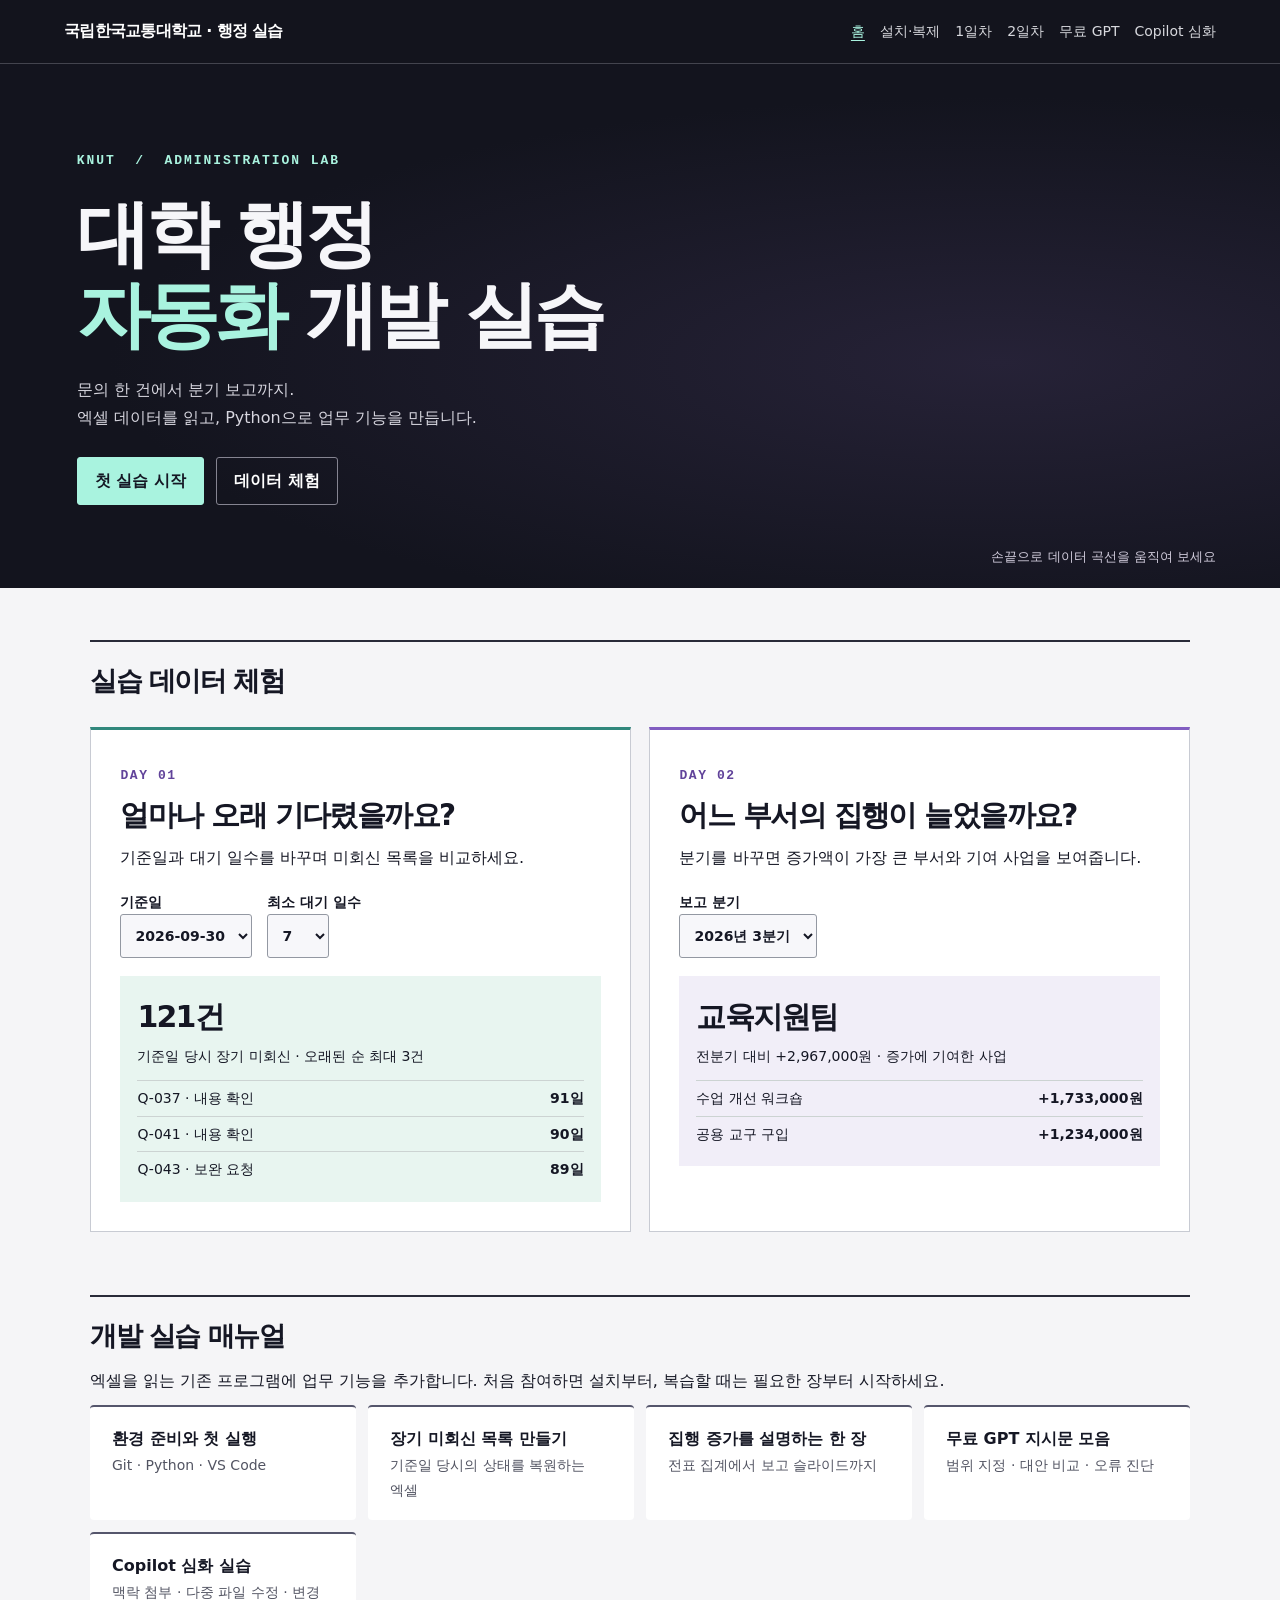
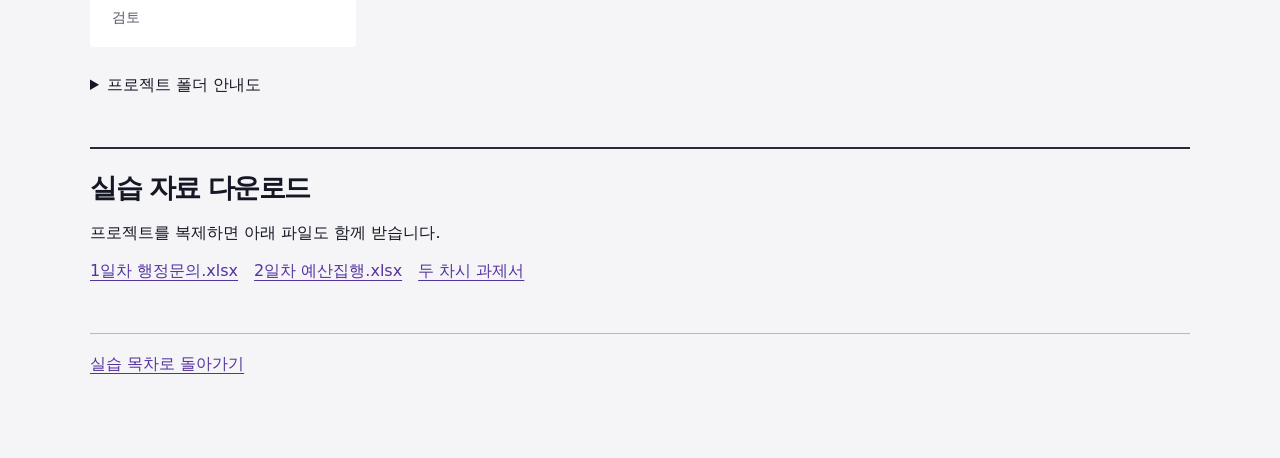
<file: index.html>
<!doctype html><html lang="ko"><meta charset="utf-8"><meta name="viewport" content="width=device-width,initial-scale=1"><title>대학 행정 자동화 개발 실습 · 교통대 실습</title><link rel="stylesheet" href="assets/manual.css"><link rel="stylesheet" href="assets/studio/theme.css"><header><b>국립한국교통대학교 · 행정 실습</b><nav aria-label="목차"><a href="index.html" aria-current="page">홈</a><a href="setup.html">설치·복제</a><a href="day1.html">1일차</a><a href="day2.html">2일차</a><a href="gpt.html">무료 GPT</a><a href="copilot.html">Copilot 심화</a></nav></header><main class="home"><section class="hero"><div class="weave" aria-hidden="true"><canvas></canvas></div><div class="heroText"><span class="k">KNUT &nbsp;/&nbsp; ADMINISTRATION LAB</span><h1>대학 행정<br><em>자동화</em> 개발 실습</h1><p>문의 한 건에서 분기 보고까지.<br>엑셀 데이터를 읽고, Python으로 업무 기능을 만듭니다.</p><div class="actions"><a href="setup.html">첫 실습 시작</a><a href="#studio">데이터 체험</a></div></div><span class="gesture">손끝으로 데이터 곡선을 움직여 보세요</span></section><div class="content"><section id="studio"><h2>실습 데이터 체험</h2><div class="demos"><section class="demo" data-lab="1"><small>DAY 01</small><h3>얼마나 오래 기다렸을까요?</h3><p>기준일과 대기 일수를 바꾸며 미회신 목록을 비교하세요.</p><div class="controls"><label>기준일 <select id="asof"><option>2026-09-15</option><option selected>2026-09-30</option></select></label><label>최소 대기 일수 <select id="days"><option>7</option><option>8</option><option>10</option></select></label></div><div class="result" aria-live="polite"></div><noscript>결과를 계산하려면 JavaScript를 켜세요.</noscript></section><section class="demo" data-lab="2"><small>DAY 02</small><h3>어느 부서의 집행이 늘었을까요?</h3><p>분기를 바꾸면 증가액이 가장 큰 부서와 기여 사업을 보여줍니다.</p><div class="controls"><label>보고 분기 <select id="quarter"><option value="2">2026년 2분기</option><option value="3" selected>2026년 3분기</option></select></label></div><div class="result" aria-live="polite"></div><noscript>결과를 계산하려면 JavaScript를 켜세요.</noscript></section></div></section><h2>개발 실습 매뉴얼</h2><p>엑셀을 읽는 기존 프로그램에 업무 기능을 추가합니다. 처음 참여하면 설치부터, 복습할 때는 필요한 장부터 시작하세요.</p><div class="grid"><a class="card" href="setup.html">환경 준비와 첫 실행<small>Git · Python · VS Code</small></a><a class="card" href="day1.html">장기 미회신 목록 만들기<small>기준일 당시의 상태를 복원하는 엑셀</small></a><a class="card" href="day2.html">집행 증가를 설명하는 한 장<small>전표 집계에서 보고 슬라이드까지</small></a><a class="card" href="gpt.html">무료 GPT 지시문 모음<small>범위 지정 · 대안 비교 · 오류 진단</small></a><a class="card" href="copilot.html">Copilot 심화 실습<small>맥락 첨부 · 다중 파일 수정 · 변경 검토</small></a></div><details><summary>프로젝트 폴더 안내도</summary><figure><a href="assets/course-map.png"><img loading="lazy" src="assets/course-map.png" alt="이 폴더에서 무엇을 열까요?"></a><figcaption>이 폴더에서 무엇을 열까요? · 단계 안내도</figcaption></figure></details><p id="repo-link"></p><h2>실습 자료 다운로드</h2><p>프로젝트를 복제하면 아래 파일도 함께 받습니다.</p><a download href="data/01_행정문의.xlsx">1일차 행정문의.xlsx</a>　<a download href="data/02_예산집행.xlsx">2일차 예산집행.xlsx</a>　<a download href="과제서.md">두 차시 과제서</a><footer><a href="index.html">실습 목차로 돌아가기</a></footer></div></main><script defer src="assets/studio/data.js"></script><script defer src="assets/studio/lab.js"></script><script defer src="assets/studio/weave.js"></script><script src="assets/copy.js"></script></html>
</file>
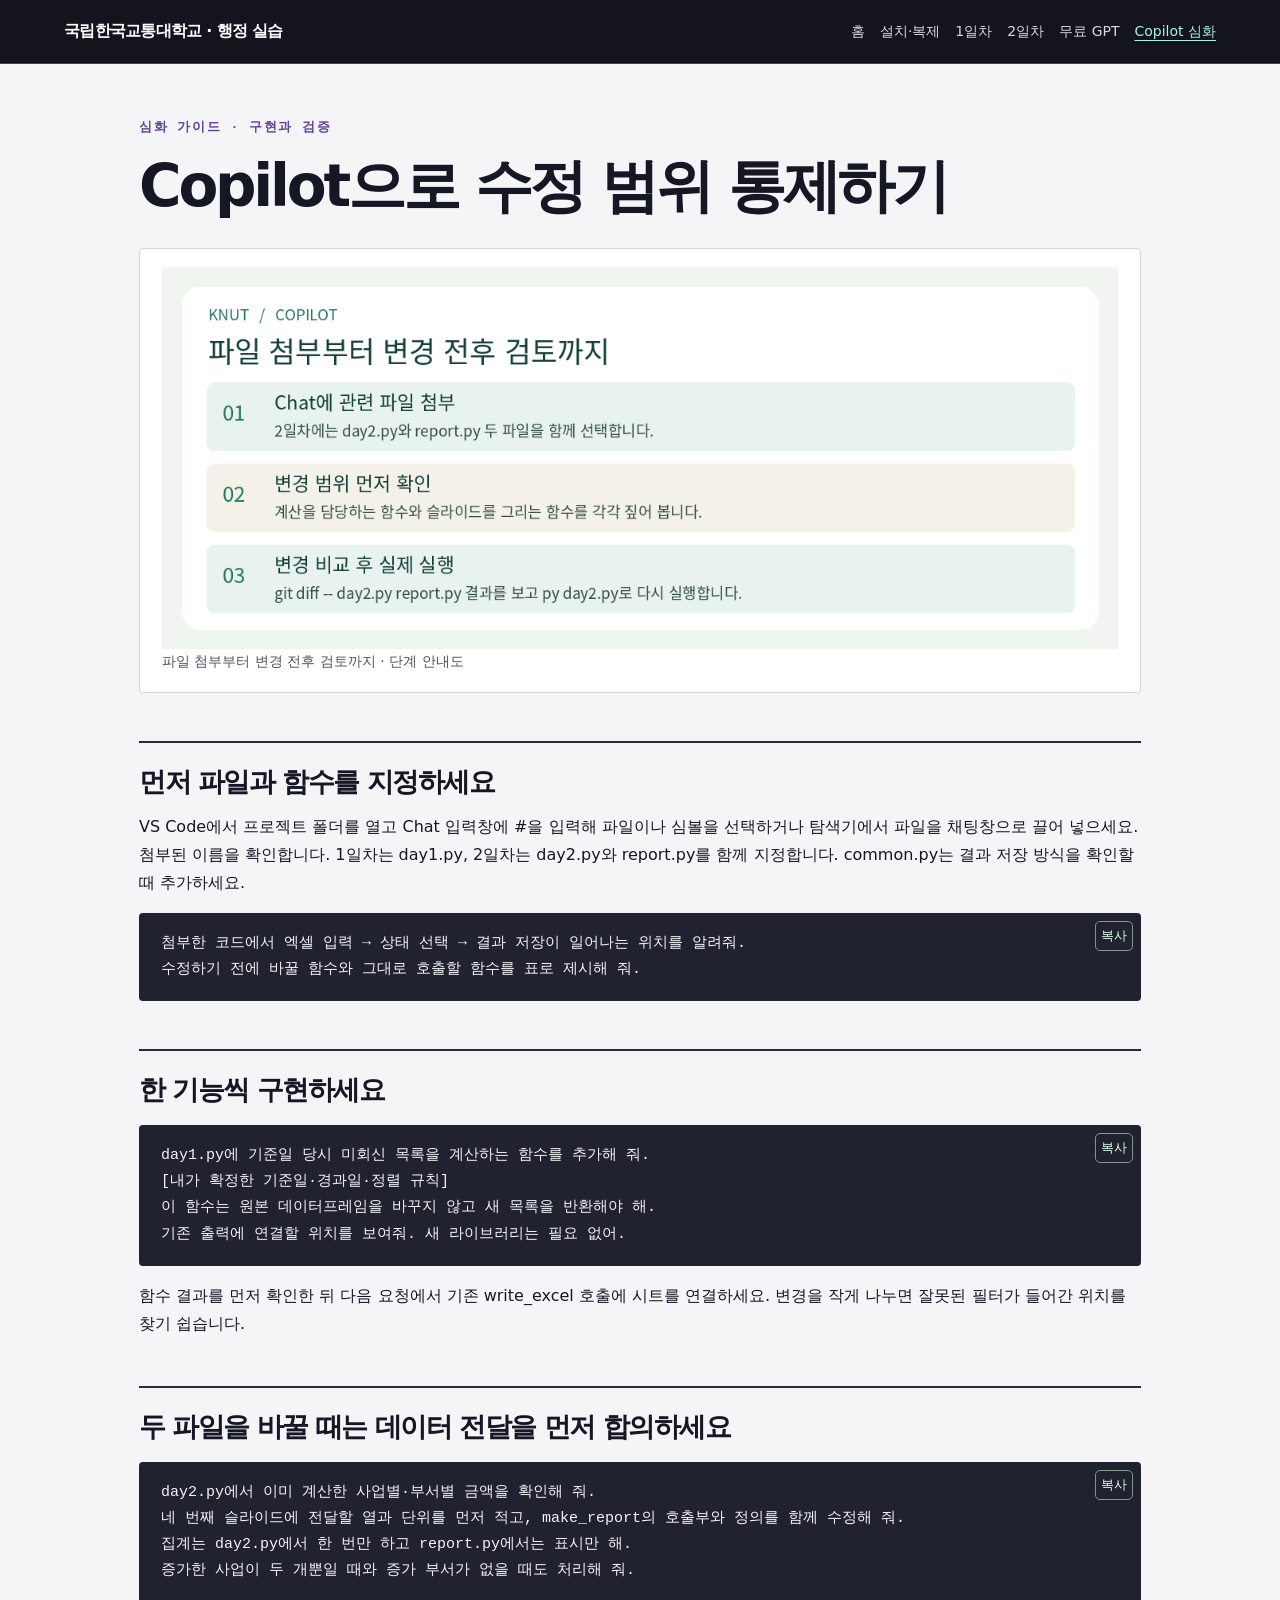
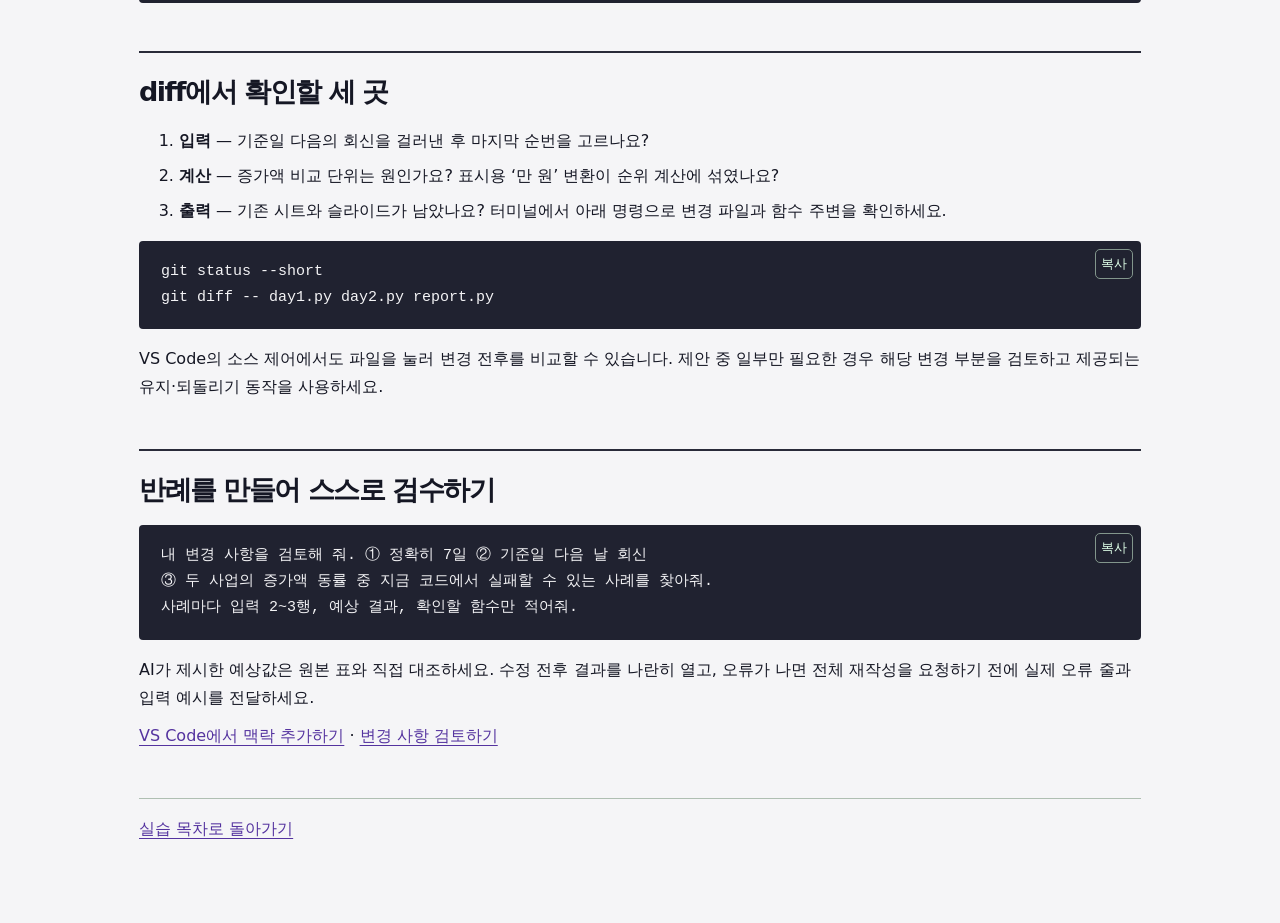
<file: copilot.html>
<!doctype html><html lang="ko"><meta charset="utf-8"><meta name="viewport" content="width=device-width,initial-scale=1"><title>Copilot으로 수정 범위 통제하기 · 교통대 실습</title><link rel="stylesheet" href="assets/manual.css"><link rel="stylesheet" href="assets/studio/theme.css"><header><b>국립한국교통대학교 · 행정 실습</b><nav aria-label="목차"><a href="index.html">홈</a><a href="setup.html">설치·복제</a><a href="day1.html">1일차</a><a href="day2.html">2일차</a><a href="gpt.html">무료 GPT</a><a href="copilot.html" aria-current="page">Copilot 심화</a></nav></header><main><span class="k">심화 가이드 · 구현과 검증</span><h1>Copilot으로 수정 범위 통제하기</h1><figure><a href="assets/patch-map.png"><img loading="lazy" src="assets/patch-map.png" alt="파일 첨부부터 변경 전후 검토까지"></a><figcaption>파일 첨부부터 변경 전후 검토까지 · 단계 안내도</figcaption></figure><h2 id="먼저-파일과-함수를-지정하세요">먼저 파일과 함수를 지정하세요</h2>
<p>VS Code에서 프로젝트 폴더를 열고 Chat 입력창에 #을 입력해 파일이나 심볼을 선택하거나 탐색기에서 파일을 채팅창으로 끌어 넣으세요. 첨부된 이름을 확인합니다. 1일차는 day1.py, 2일차는 day2.py와 report.py를 함께 지정합니다. common.py는 결과 저장 방식을 확인할 때 추가하세요.</p>
<pre><code>첨부한 코드에서 엑셀 입력 → 상태 선택 → 결과 저장이 일어나는 위치를 알려줘.
수정하기 전에 바꿀 함수와 그대로 호출할 함수를 표로 제시해 줘.</code></pre>
<h2 id="한-기능씩-구현하세요">한 기능씩 구현하세요</h2>
<pre><code>day1.py에 기준일 당시 미회신 목록을 계산하는 함수를 추가해 줘.
[내가 확정한 기준일·경과일·정렬 규칙]
이 함수는 원본 데이터프레임을 바꾸지 않고 새 목록을 반환해야 해.
기존 출력에 연결할 위치를 보여줘. 새 라이브러리는 필요 없어.</code></pre>
<p>함수 결과를 먼저 확인한 뒤 다음 요청에서 기존 write_excel 호출에 시트를 연결하세요. 변경을 작게 나누면 잘못된 필터가 들어간 위치를 찾기 쉽습니다.</p>
<h2 id="두-파일을-바꿀-때는-데이터-전달을-먼저-합의하세요">두 파일을 바꿀 때는 데이터 전달을 먼저 합의하세요</h2>
<pre><code>day2.py에서 이미 계산한 사업별·부서별 금액을 확인해 줘.
네 번째 슬라이드에 전달할 열과 단위를 먼저 적고, make_report의 호출부와 정의를 함께 수정해 줘.
집계는 day2.py에서 한 번만 하고 report.py에서는 표시만 해.
증가한 사업이 두 개뿐일 때와 증가 부서가 없을 때도 처리해 줘.</code></pre>
<h2 id="diff에서-확인할-세-곳">diff에서 확인할 세 곳</h2>
<ol type="1">
<li><strong>입력</strong> — 기준일 다음의 회신을 걸러낸 후 마지막 순번을 고르나요?</li>
<li><strong>계산</strong> — 증가액 비교 단위는 원인가요? 표시용 ‘만 원’ 변환이 순위 계산에 섞였나요?</li>
<li><strong>출력</strong> — 기존 시트와 슬라이드가 남았나요? 터미널에서 아래 명령으로 변경 파일과 함수 주변을 확인하세요.</li>
</ol>
<pre><code>git status --short
git diff -- day1.py day2.py report.py</code></pre>
<p>VS Code의 소스 제어에서도 파일을 눌러 변경 전후를 비교할 수 있습니다. 제안 중 일부만 필요한 경우 해당 변경 부분을 검토하고 제공되는 유지·되돌리기 동작을 사용하세요.</p>
<h2 id="반례를-만들어-스스로-검수하기">반례를 만들어 스스로 검수하기</h2>
<pre><code>내 변경 사항을 검토해 줘. ① 정확히 7일 ② 기준일 다음 날 회신
③ 두 사업의 증가액 동률 중 지금 코드에서 실패할 수 있는 사례를 찾아줘.
사례마다 입력 2~3행, 예상 결과, 확인할 함수만 적어줘.</code></pre>
<p>AI가 제시한 예상값은 원본 표와 직접 대조하세요. 수정 전후 결과를 나란히 열고, 오류가 나면 전체 재작성을 요청하기 전에 실제 오류 줄과 입력 예시를 전달하세요.</p>
<p><a href="https://code.visualstudio.com/docs/chat/copilot-chat-context">VS Code에서 맥락 추가하기</a> · <a href="https://code.visualstudio.com/docs/agents/run/review-code-edits">변경 사항 검토하기</a></p>
<footer><a href="index.html">실습 목차로 돌아가기</a></footer></main><script src="assets/copy.js"></script></html>
</file>
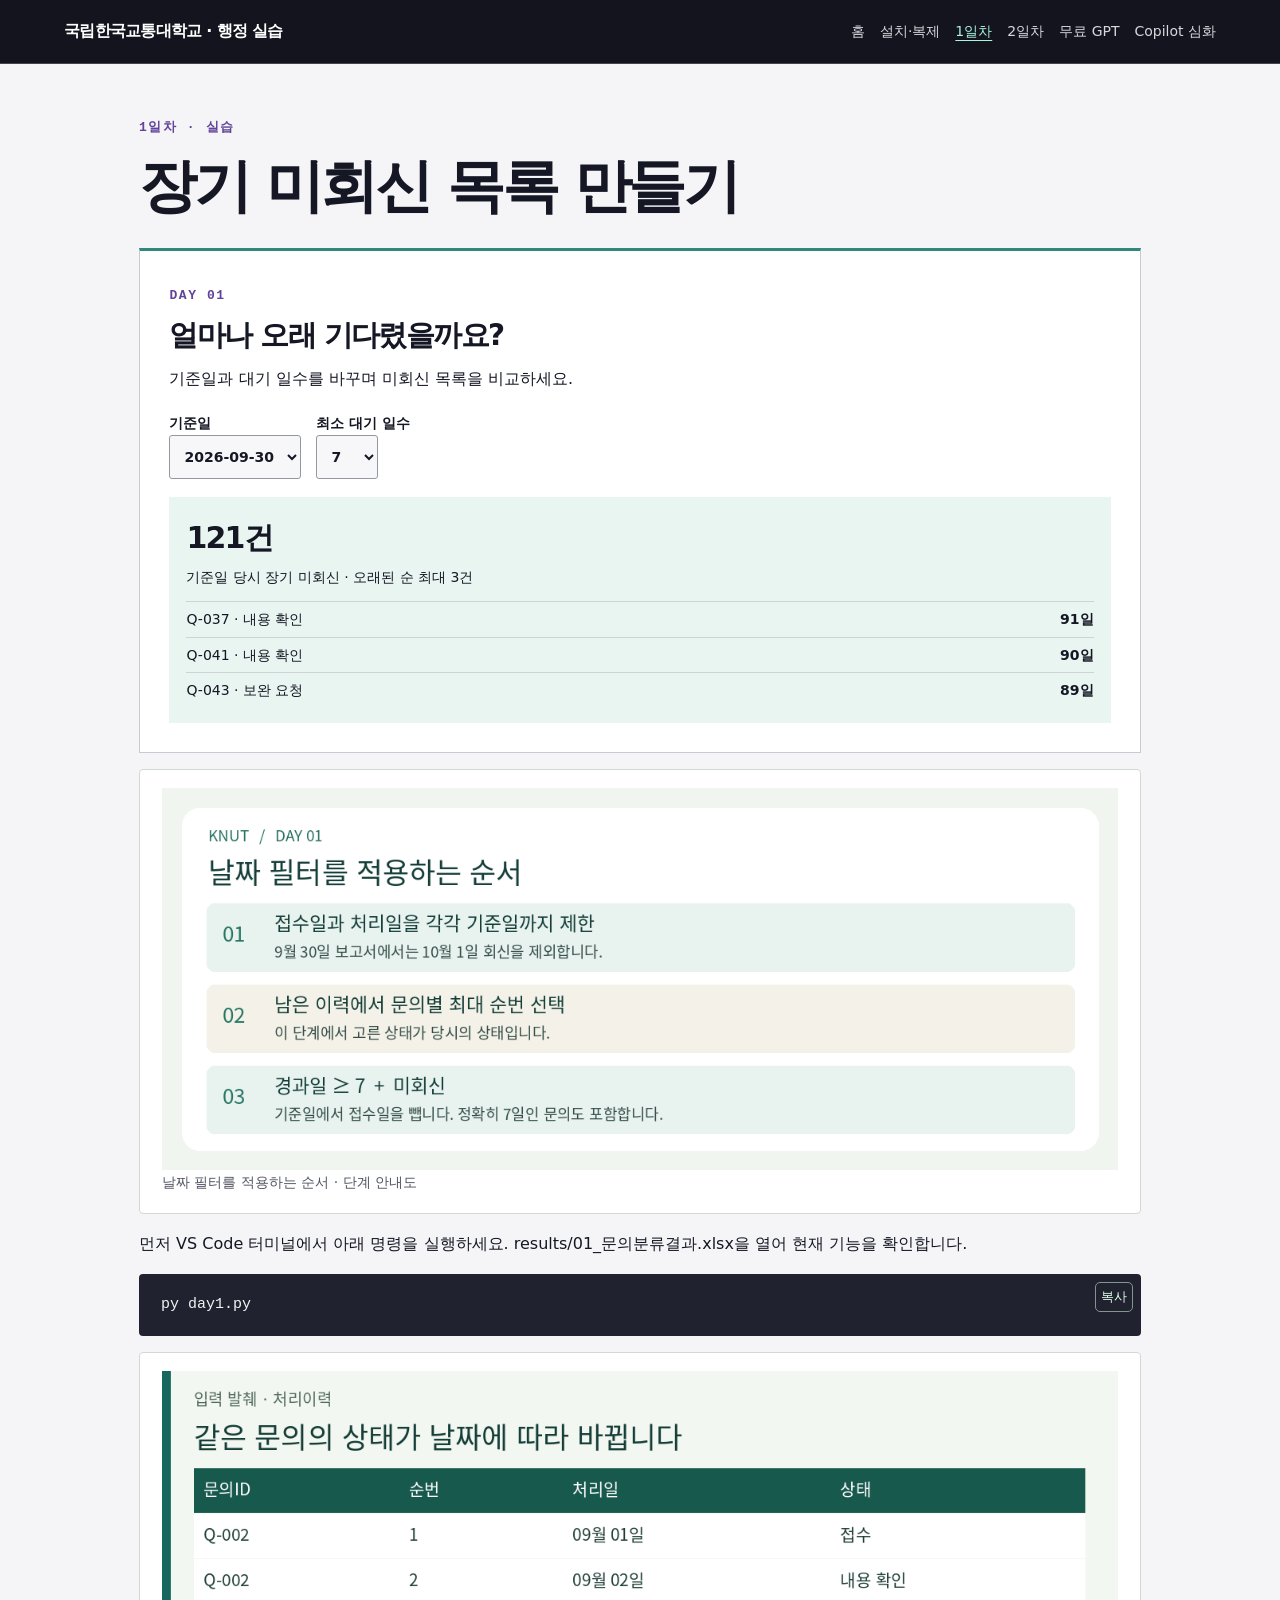
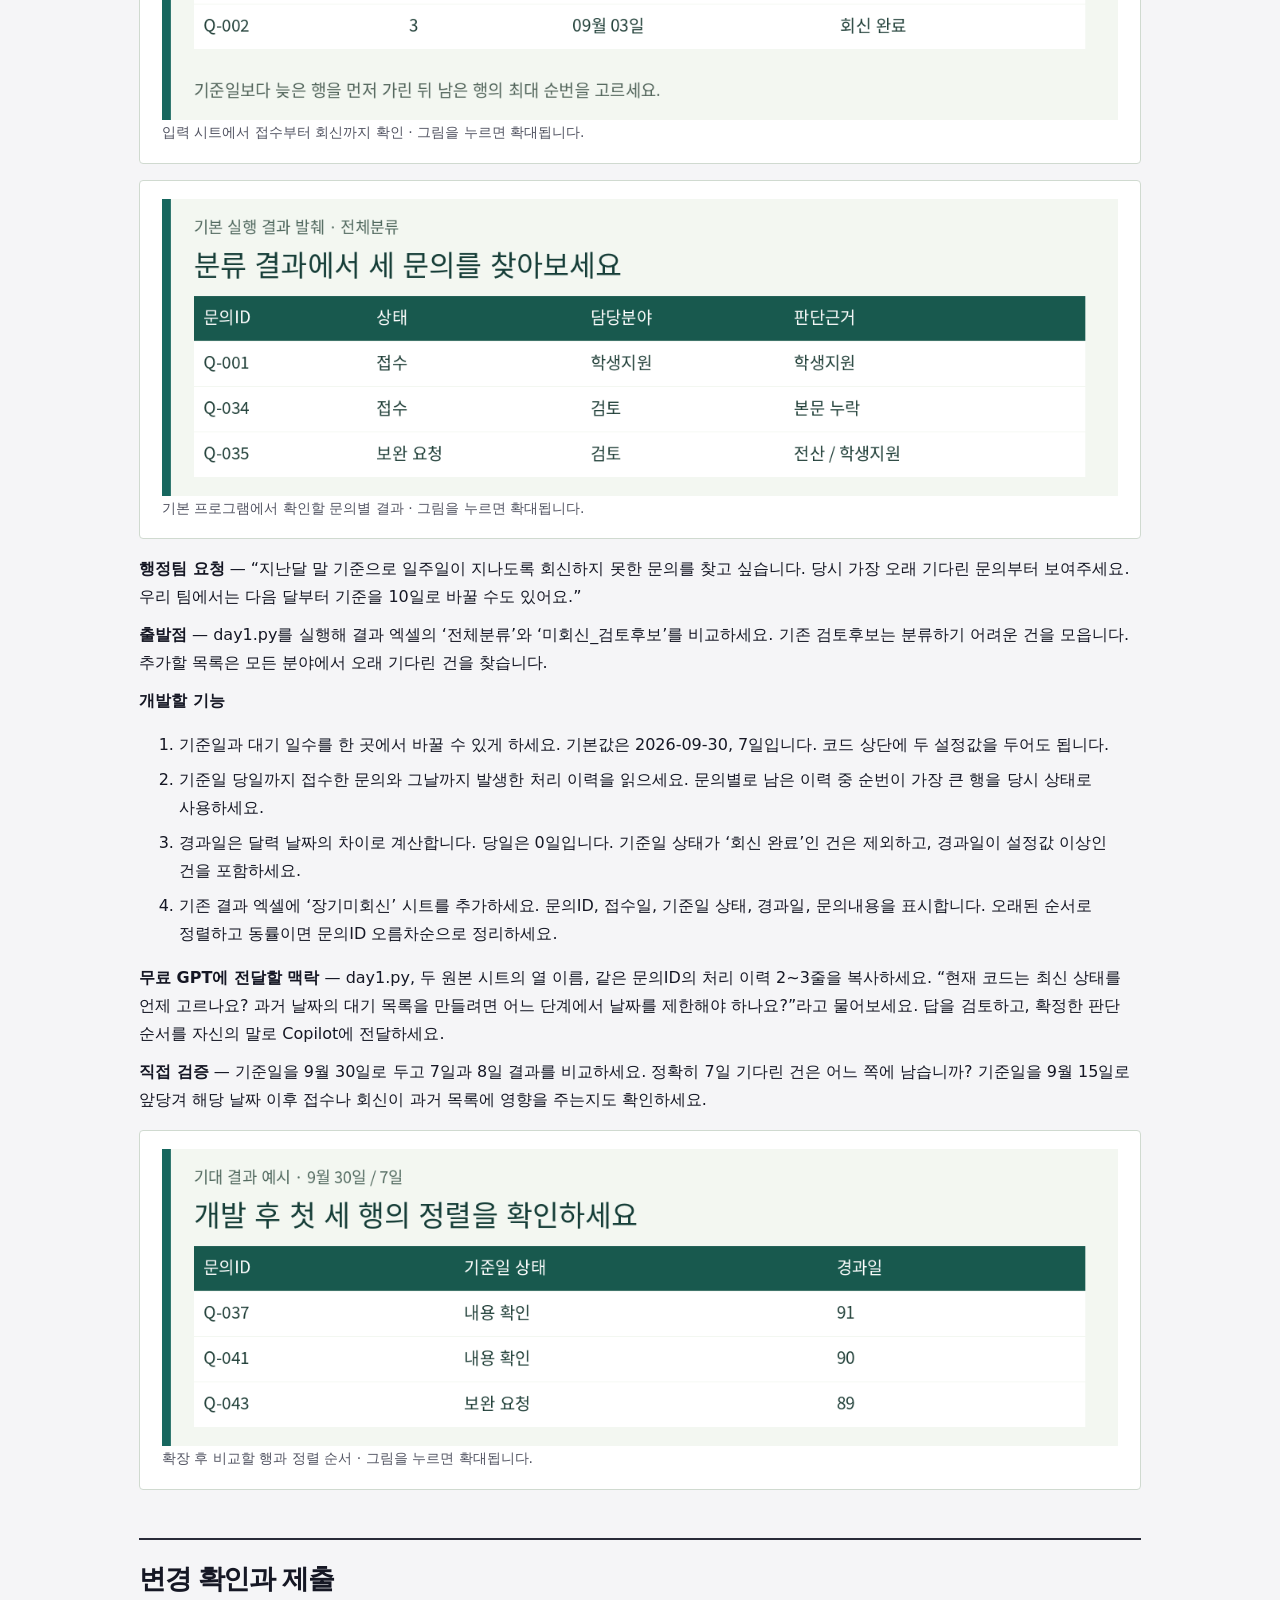
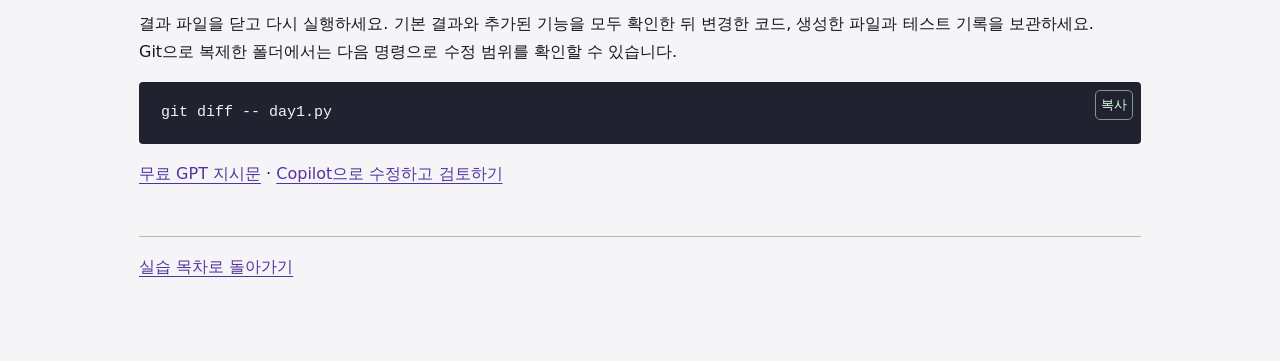
<file: day1.html>
<!doctype html><html lang="ko"><meta charset="utf-8"><meta name="viewport" content="width=device-width,initial-scale=1"><title>장기 미회신 목록 만들기 · 교통대 실습</title><link rel="stylesheet" href="assets/manual.css"><link rel="stylesheet" href="assets/studio/theme.css"><header><b>국립한국교통대학교 · 행정 실습</b><nav aria-label="목차"><a href="index.html">홈</a><a href="setup.html">설치·복제</a><a href="day1.html" aria-current="page">1일차</a><a href="day2.html">2일차</a><a href="gpt.html">무료 GPT</a><a href="copilot.html">Copilot 심화</a></nav></header><main><span class="k">1일차 · 실습</span><h1>장기 미회신 목록 만들기</h1><section class="demo" data-lab="1"><small>DAY 01</small><h3>얼마나 오래 기다렸을까요?</h3><p>기준일과 대기 일수를 바꾸며 미회신 목록을 비교하세요.</p><div class="controls"><label>기준일 <select id="asof"><option>2026-09-15</option><option selected>2026-09-30</option></select></label><label>최소 대기 일수 <select id="days"><option>7</option><option>8</option><option>10</option></select></label></div><div class="result" aria-live="polite"></div><noscript>결과를 계산하려면 JavaScript를 켜세요.</noscript></section><figure><a href="assets/cutoff.png"><img loading="lazy" src="assets/cutoff.png" alt="날짜 필터를 적용하는 순서"></a><figcaption>날짜 필터를 적용하는 순서 · 단계 안내도</figcaption></figure><p>먼저 VS Code 터미널에서 아래 명령을 실행하세요. results/01_문의분류결과.xlsx을 열어 현재 기능을 확인합니다.</p>
<pre><code>py day1.py</code></pre>
<figure><a href="assets/log.png"><img src="assets/log.png" alt="입력 시트에서 접수부터 회신까지 확인"></a><figcaption>입력 시트에서 접수부터 회신까지 확인 · 그림을 누르면 확대됩니다.</figcaption></figure><figure><a href="assets/classified.png"><img src="assets/classified.png" alt="기본 프로그램에서 확인할 문의별 결과"></a><figcaption>기본 프로그램에서 확인할 문의별 결과 · 그림을 누르면 확대됩니다.</figcaption></figure><p><strong>행정팀 요청</strong> — “지난달 말 기준으로 일주일이 지나도록 회신하지 못한 문의를 찾고 싶습니다. 당시 가장 오래 기다린 문의부터 보여주세요. 우리 팀에서는 다음 달부터 기준을 10일로 바꿀 수도 있어요.”</p>
<p><strong>출발점</strong> — day1.py를 실행해 결과 엑셀의 ‘전체분류’와 ‘미회신_검토후보’를 비교하세요. 기존 검토후보는 분류하기 어려운 건을 모읍니다. 추가할 목록은 모든 분야에서 오래 기다린 건을 찾습니다.</p>
<p><strong>개발할 기능</strong></p>
<ol type="1">
<li>기준일과 대기 일수를 한 곳에서 바꿀 수 있게 하세요. 기본값은 2026-09-30, 7일입니다. 코드 상단에 두 설정값을 두어도 됩니다.</li>
<li>기준일 당일까지 접수한 문의와 그날까지 발생한 처리 이력을 읽으세요. 문의별로 남은 이력 중 순번이 가장 큰 행을 당시 상태로 사용하세요.</li>
<li>경과일은 달력 날짜의 차이로 계산합니다. 당일은 0일입니다. 기준일 상태가 ‘회신 완료’인 건은 제외하고, 경과일이 설정값 이상인 건을 포함하세요.</li>
<li>기존 결과 엑셀에 ‘장기미회신’ 시트를 추가하세요. 문의ID, 접수일, 기준일 상태, 경과일, 문의내용을 표시합니다. 오래된 순서로 정렬하고 동률이면 문의ID 오름차순으로 정리하세요.</li>
</ol>
<p><strong>무료 GPT에 전달할 맥락</strong> — day1.py, 두 원본 시트의 열 이름, 같은 문의ID의 처리 이력 2~3줄을 복사하세요. “현재 코드는 최신 상태를 언제 고르나요? 과거 날짜의 대기 목록을 만들려면 어느 단계에서 날짜를 제한해야 하나요?”라고 물어보세요. 답을 검토하고, 확정한 판단 순서를 자신의 말로 Copilot에 전달하세요.</p>
<p><strong>직접 검증</strong> — 기준일을 9월 30일로 두고 7일과 8일 결과를 비교하세요. 정확히 7일 기다린 건은 어느 쪽에 남습니까? 기준일을 9월 15일로 앞당겨 해당 날짜 이후 접수나 회신이 과거 목록에 영향을 주는지도 확인하세요.</p>
<figure><a href="assets/asof.png"><img src="assets/asof.png" alt="확장 후 비교할 행과 정렬 순서"></a><figcaption>확장 후 비교할 행과 정렬 순서 · 그림을 누르면 확대됩니다.</figcaption></figure><h2 id="변경-확인과-제출">변경 확인과 제출</h2>
<p>결과 파일을 닫고 다시 실행하세요. 기본 결과와 추가된 기능을 모두 확인한 뒤 변경한 코드, 생성한 파일과 테스트 기록을 보관하세요. Git으로 복제한 폴더에서는 다음 명령으로 수정 범위를 확인할 수 있습니다.</p>
<pre><code>git diff -- day1.py</code></pre>
<p><a href="gpt.html">무료 GPT 지시문</a> · <a href="copilot.html">Copilot으로 수정하고 검토하기</a></p>
<footer><a href="index.html">실습 목차로 돌아가기</a></footer></main><script defer src="assets/studio/data.js"></script><script defer src="assets/studio/lab.js"></script><script src="assets/copy.js"></script></html>
</file>
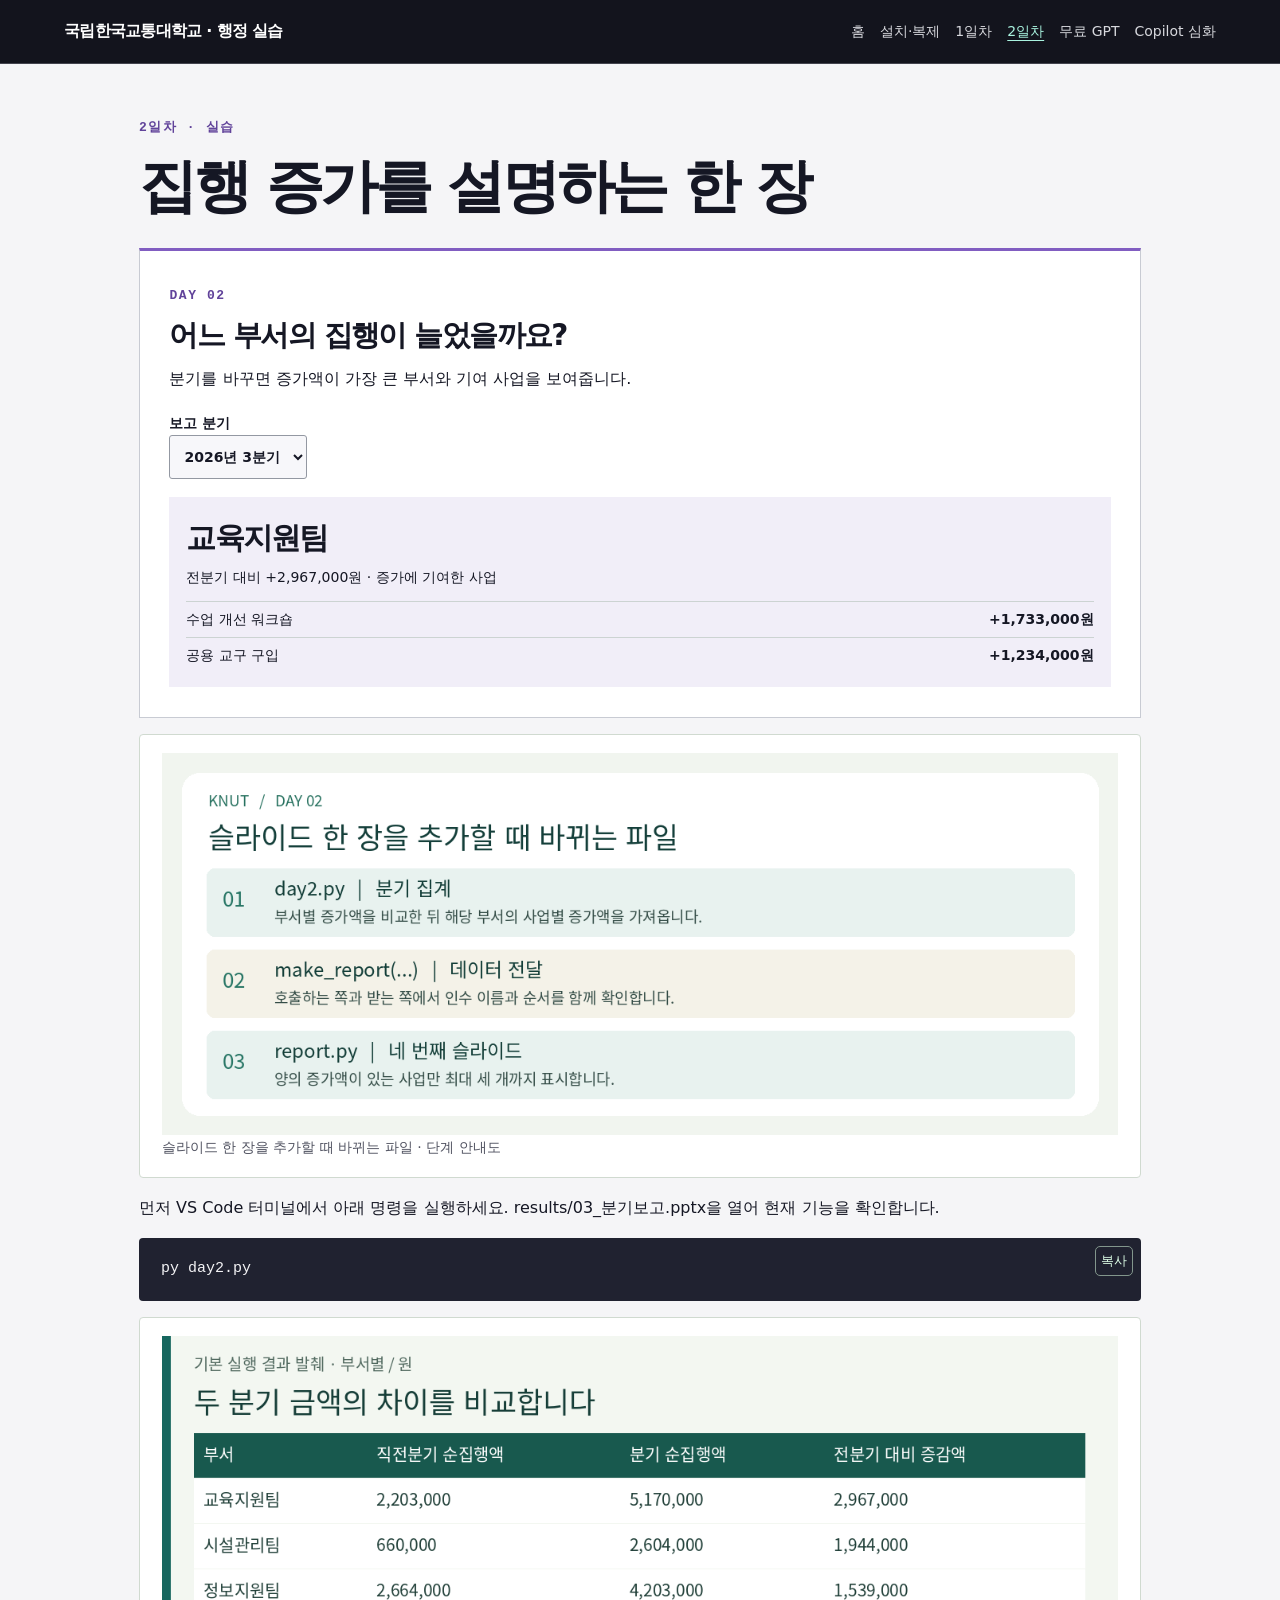
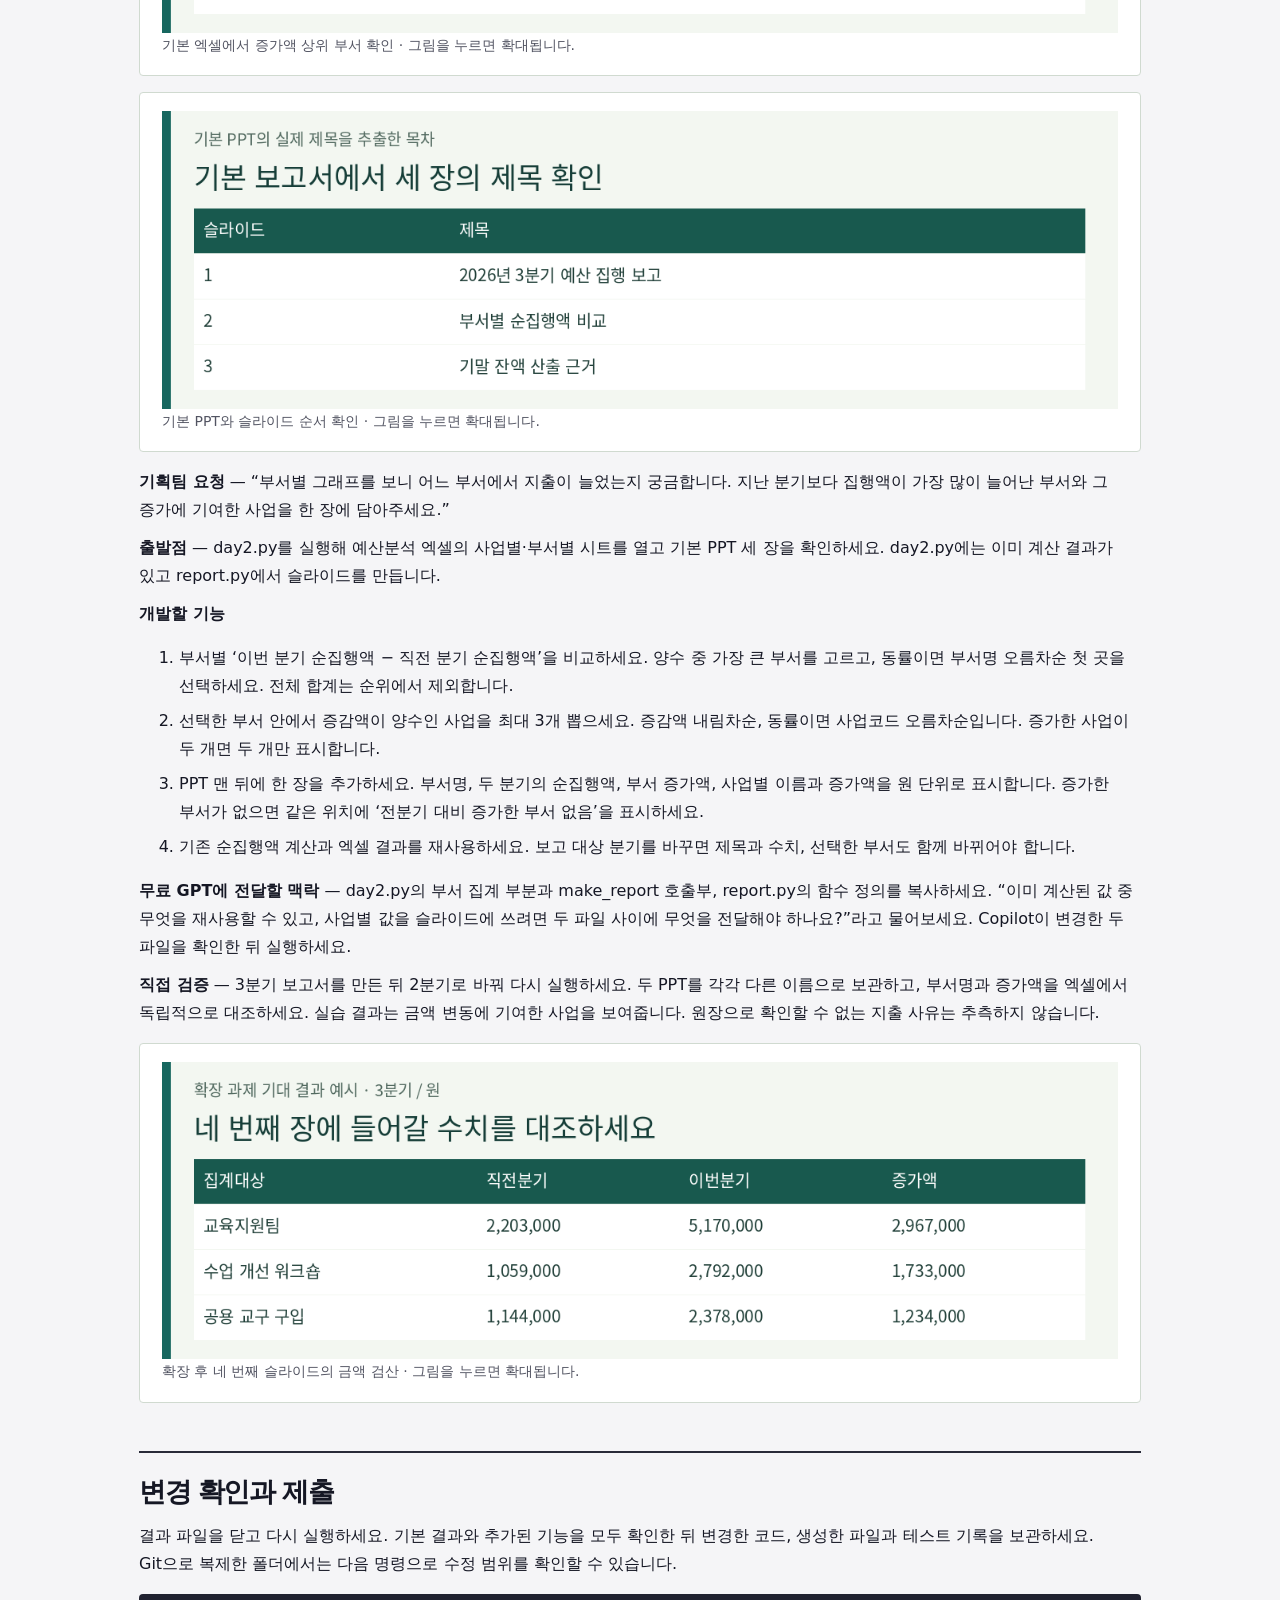
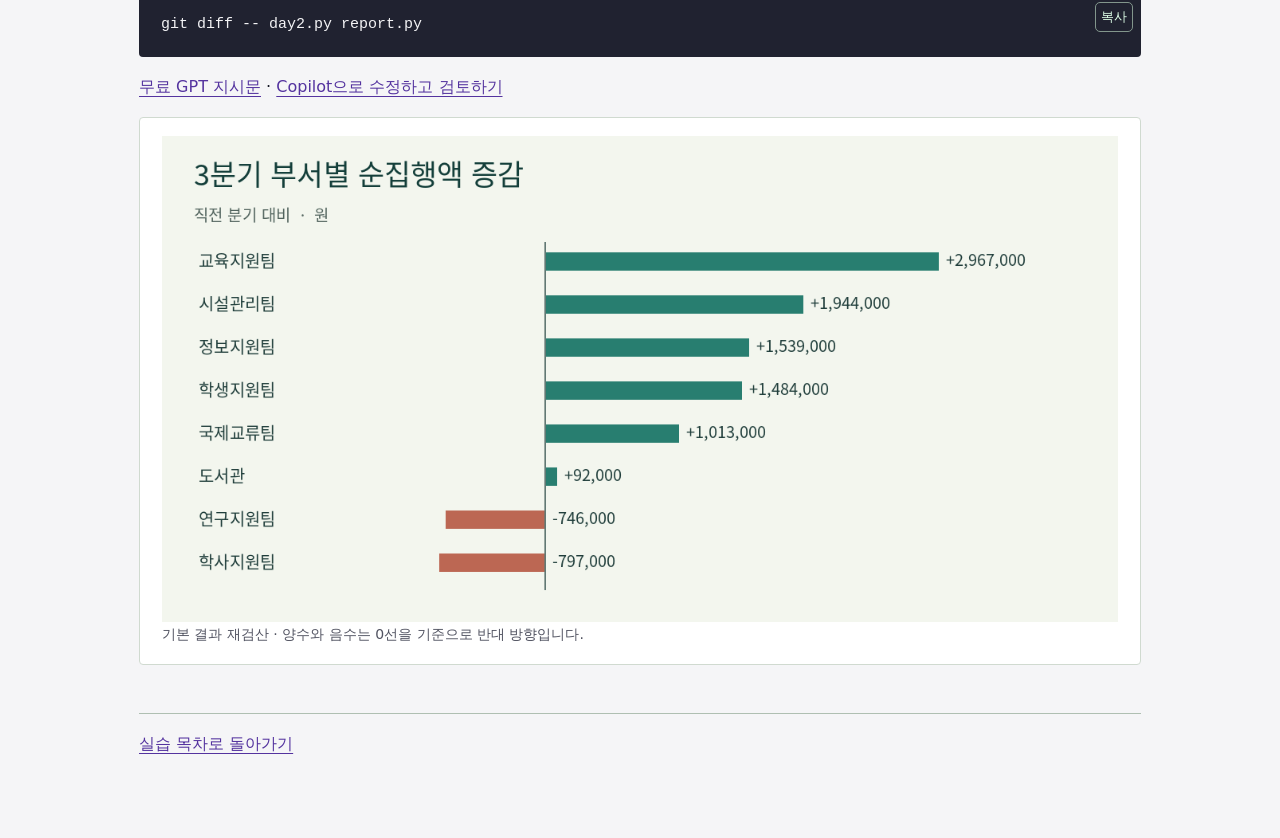
<file: day2.html>
<!doctype html><html lang="ko"><meta charset="utf-8"><meta name="viewport" content="width=device-width,initial-scale=1"><title>집행 증가를 설명하는 한 장 · 교통대 실습</title><link rel="stylesheet" href="assets/manual.css"><link rel="stylesheet" href="assets/studio/theme.css"><header><b>국립한국교통대학교 · 행정 실습</b><nav aria-label="목차"><a href="index.html">홈</a><a href="setup.html">설치·복제</a><a href="day1.html">1일차</a><a href="day2.html" aria-current="page">2일차</a><a href="gpt.html">무료 GPT</a><a href="copilot.html">Copilot 심화</a></nav></header><main><span class="k">2일차 · 실습</span><h1>집행 증가를 설명하는 한 장</h1><section class="demo" data-lab="2"><small>DAY 02</small><h3>어느 부서의 집행이 늘었을까요?</h3><p>분기를 바꾸면 증가액이 가장 큰 부서와 기여 사업을 보여줍니다.</p><div class="controls"><label>보고 분기 <select id="quarter"><option value="2">2026년 2분기</option><option value="3" selected>2026년 3분기</option></select></label></div><div class="result" aria-live="polite"></div><noscript>결과를 계산하려면 JavaScript를 켜세요.</noscript></section><figure><a href="assets/budget-flow.png"><img loading="lazy" src="assets/budget-flow.png" alt="슬라이드 한 장을 추가할 때 바뀌는 파일"></a><figcaption>슬라이드 한 장을 추가할 때 바뀌는 파일 · 단계 안내도</figcaption></figure><p>먼저 VS Code 터미널에서 아래 명령을 실행하세요. results/03_분기보고.pptx을 열어 현재 기능을 확인합니다.</p>
<pre><code>py day2.py</code></pre>
<figure><a href="assets/budget.png"><img src="assets/budget.png" alt="기본 엑셀에서 증가액 상위 부서 확인"></a><figcaption>기본 엑셀에서 증가액 상위 부서 확인 · 그림을 누르면 확대됩니다.</figcaption></figure><figure><a href="assets/deck.png"><img src="assets/deck.png" alt="기본 PPT와 슬라이드 순서 확인"></a><figcaption>기본 PPT와 슬라이드 순서 확인 · 그림을 누르면 확대됩니다.</figcaption></figure><p><strong>기획팀 요청</strong> — “부서별 그래프를 보니 어느 부서에서 지출이 늘었는지 궁금합니다. 지난 분기보다 집행액이 가장 많이 늘어난 부서와 그 증가에 기여한 사업을 한 장에 담아주세요.”</p>
<p><strong>출발점</strong> — day2.py를 실행해 예산분석 엑셀의 사업별·부서별 시트를 열고 기본 PPT 세 장을 확인하세요. day2.py에는 이미 계산 결과가 있고 report.py에서 슬라이드를 만듭니다.</p>
<p><strong>개발할 기능</strong></p>
<ol type="1">
<li>부서별 ‘이번 분기 순집행액 − 직전 분기 순집행액’을 비교하세요. 양수 중 가장 큰 부서를 고르고, 동률이면 부서명 오름차순 첫 곳을 선택하세요. 전체 합계는 순위에서 제외합니다.</li>
<li>선택한 부서 안에서 증감액이 양수인 사업을 최대 3개 뽑으세요. 증감액 내림차순, 동률이면 사업코드 오름차순입니다. 증가한 사업이 두 개면 두 개만 표시합니다.</li>
<li>PPT 맨 뒤에 한 장을 추가하세요. 부서명, 두 분기의 순집행액, 부서 증가액, 사업별 이름과 증가액을 원 단위로 표시합니다. 증가한 부서가 없으면 같은 위치에 ‘전분기 대비 증가한 부서 없음’을 표시하세요.</li>
<li>기존 순집행액 계산과 엑셀 결과를 재사용하세요. 보고 대상 분기를 바꾸면 제목과 수치, 선택한 부서도 함께 바뀌어야 합니다.</li>
</ol>
<p><strong>무료 GPT에 전달할 맥락</strong> — day2.py의 부서 집계 부분과 make_report 호출부, report.py의 함수 정의를 복사하세요. “이미 계산된 값 중 무엇을 재사용할 수 있고, 사업별 값을 슬라이드에 쓰려면 두 파일 사이에 무엇을 전달해야 하나요?”라고 물어보세요. Copilot이 변경한 두 파일을 확인한 뒤 실행하세요.</p>
<p><strong>직접 검증</strong> — 3분기 보고서를 만든 뒤 2분기로 바꿔 다시 실행하세요. 두 PPT를 각각 다른 이름으로 보관하고, 부서명과 증가액을 엑셀에서 독립적으로 대조하세요. 실습 결과는 금액 변동에 기여한 사업을 보여줍니다. 원장으로 확인할 수 없는 지출 사유는 추측하지 않습니다.</p>
<figure><a href="assets/extra.png"><img src="assets/extra.png" alt="확장 후 네 번째 슬라이드의 금액 검산"></a><figcaption>확장 후 네 번째 슬라이드의 금액 검산 · 그림을 누르면 확대됩니다.</figcaption></figure><h2 id="변경-확인과-제출">변경 확인과 제출</h2>
<p>결과 파일을 닫고 다시 실행하세요. 기본 결과와 추가된 기능을 모두 확인한 뒤 변경한 코드, 생성한 파일과 테스트 기록을 보관하세요. Git으로 복제한 폴더에서는 다음 명령으로 수정 범위를 확인할 수 있습니다.</p>
<pre><code>git diff -- day2.py report.py</code></pre>
<p><a href="gpt.html">무료 GPT 지시문</a> · <a href="copilot.html">Copilot으로 수정하고 검토하기</a></p>
<figure><img src="assets/department-delta.png" alt="실습 원장에서 계산한 부서별 분기 증감액"><figcaption>기본 결과 재검산 · 양수와 음수는 0선을 기준으로 반대 방향입니다.</figcaption></figure><footer><a href="index.html">실습 목차로 돌아가기</a></footer></main><script defer src="assets/studio/data.js"></script><script defer src="assets/studio/lab.js"></script><script src="assets/copy.js"></script></html>
</file>
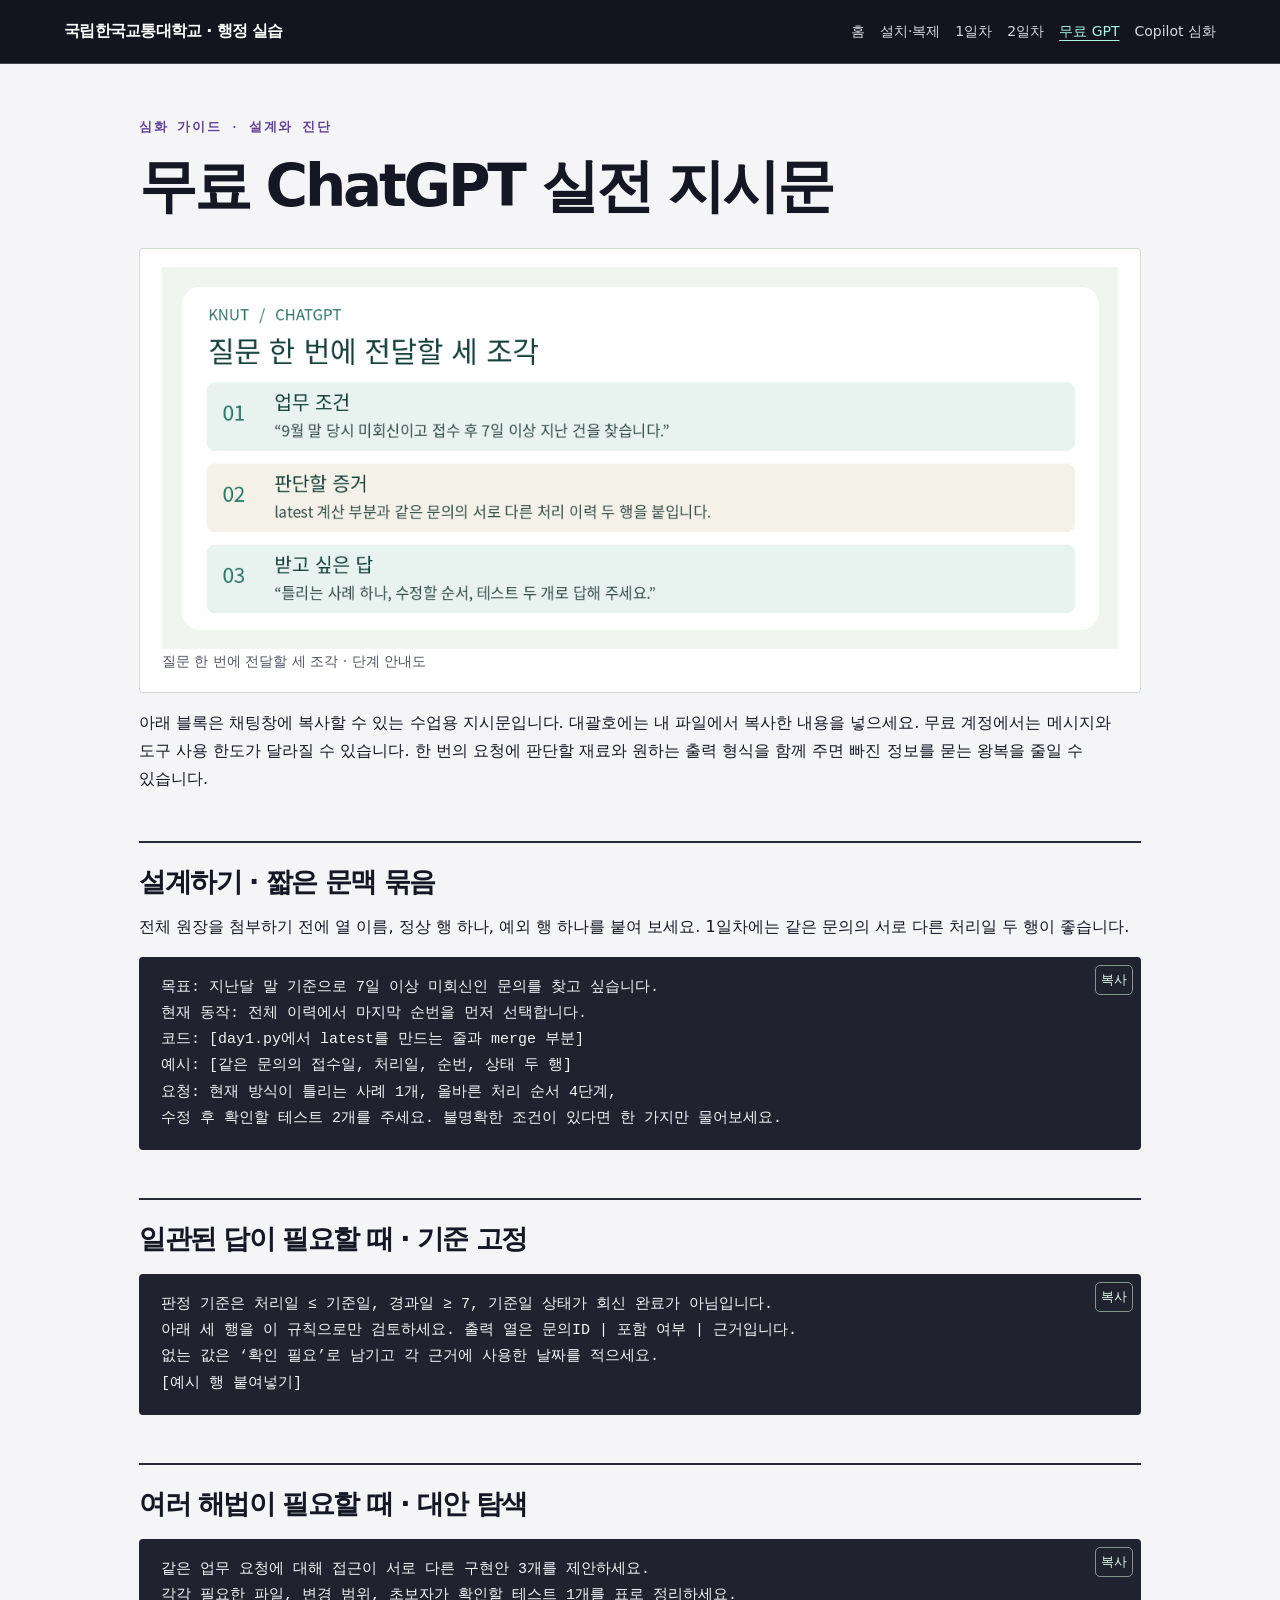
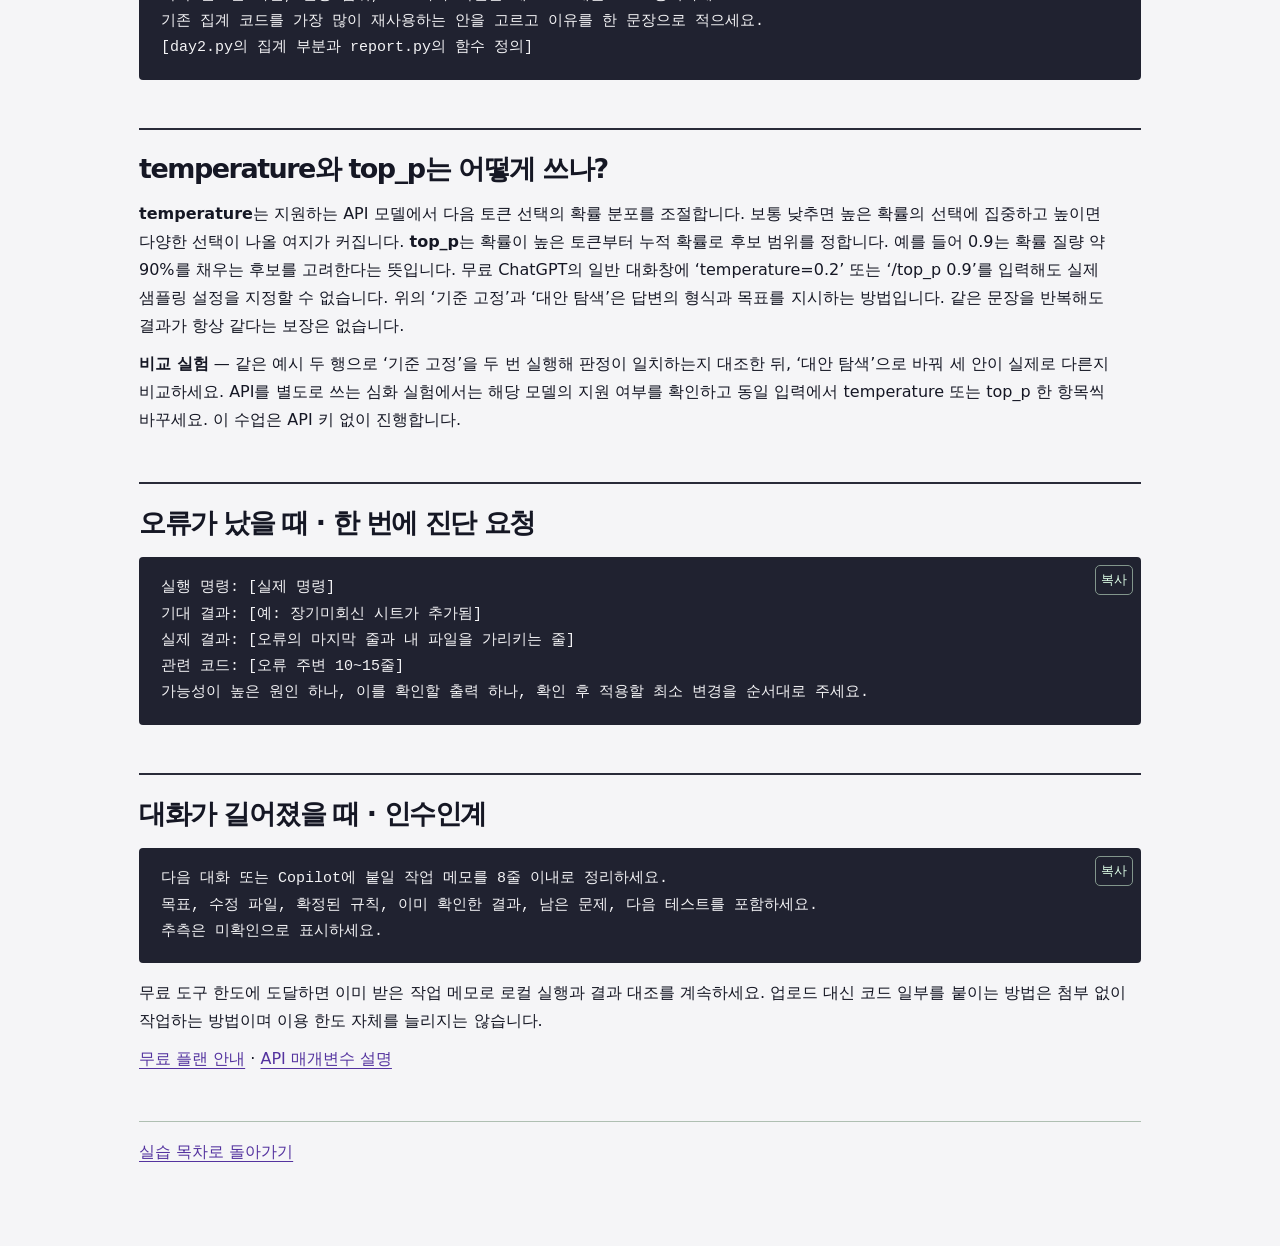
<file: gpt.html>
<!doctype html><html lang="ko"><meta charset="utf-8"><meta name="viewport" content="width=device-width,initial-scale=1"><title>무료 ChatGPT 실전 지시문 · 교통대 실습</title><link rel="stylesheet" href="assets/manual.css"><link rel="stylesheet" href="assets/studio/theme.css"><header><b>국립한국교통대학교 · 행정 실습</b><nav aria-label="목차"><a href="index.html">홈</a><a href="setup.html">설치·복제</a><a href="day1.html">1일차</a><a href="day2.html">2일차</a><a href="gpt.html" aria-current="page">무료 GPT</a><a href="copilot.html">Copilot 심화</a></nav></header><main><span class="k">심화 가이드 · 설계와 진단</span><h1>무료 ChatGPT 실전 지시문</h1><figure><a href="assets/prompt-map.png"><img loading="lazy" src="assets/prompt-map.png" alt="질문 한 번에 전달할 세 조각"></a><figcaption>질문 한 번에 전달할 세 조각 · 단계 안내도</figcaption></figure><p>아래 블록은 채팅창에 복사할 수 있는 수업용 지시문입니다. 대괄호에는 내 파일에서 복사한 내용을 넣으세요. 무료 계정에서는 메시지와 도구 사용 한도가 달라질 수 있습니다. 한 번의 요청에 판단할 재료와 원하는 출력 형식을 함께 주면 빠진 정보를 묻는 왕복을 줄일 수 있습니다.</p>
<h2 id="설계하기--짧은-문맥-묶음">설계하기 · 짧은 문맥 묶음</h2>
<p>전체 원장을 첨부하기 전에 열 이름, 정상 행 하나, 예외 행 하나를 붙여 보세요. 1일차에는 같은 문의의 서로 다른 처리일 두 행이 좋습니다.</p>
<pre><code>목표: 지난달 말 기준으로 7일 이상 미회신인 문의를 찾고 싶습니다.
현재 동작: 전체 이력에서 마지막 순번을 먼저 선택합니다.
코드: [day1.py에서 latest를 만드는 줄과 merge 부분]
예시: [같은 문의의 접수일, 처리일, 순번, 상태 두 행]
요청: 현재 방식이 틀리는 사례 1개, 올바른 처리 순서 4단계,
수정 후 확인할 테스트 2개를 주세요. 불명확한 조건이 있다면 한 가지만 물어보세요.</code></pre>
<h2 id="일관된-답이-필요할-때--기준-고정">일관된 답이 필요할 때 · 기준 고정</h2>
<pre><code>판정 기준은 처리일 ≤ 기준일, 경과일 ≥ 7, 기준일 상태가 회신 완료가 아님입니다.
아래 세 행을 이 규칙으로만 검토하세요. 출력 열은 문의ID | 포함 여부 | 근거입니다.
없는 값은 ‘확인 필요’로 남기고 각 근거에 사용한 날짜를 적으세요.
[예시 행 붙여넣기]</code></pre>
<h2 id="여러-해법이-필요할-때--대안-탐색">여러 해법이 필요할 때 · 대안 탐색</h2>
<pre><code>같은 업무 요청에 대해 접근이 서로 다른 구현안 3개를 제안하세요.
각각 필요한 파일, 변경 범위, 초보자가 확인할 테스트 1개를 표로 정리하세요.
기존 집계 코드를 가장 많이 재사용하는 안을 고르고 이유를 한 문장으로 적으세요.
[day2.py의 집계 부분과 report.py의 함수 정의]</code></pre>
<h2 id="temperature와-top_p는-어떻게-쓰나">temperature와 top_p는 어떻게 쓰나?</h2>
<p><strong>temperature</strong>는 지원하는 API 모델에서 다음 토큰 선택의 확률 분포를 조절합니다. 보통 낮추면 높은 확률의 선택에 집중하고 높이면 다양한 선택이 나올 여지가 커집니다. <strong>top_p</strong>는 확률이 높은 토큰부터 누적 확률로 후보 범위를 정합니다. 예를 들어 0.9는 확률 질량 약 90%를 채우는 후보를 고려한다는 뜻입니다. 무료 ChatGPT의 일반 대화창에 ‘temperature=0.2’ 또는 ‘/top_p 0.9’를 입력해도 실제 샘플링 설정을 지정할 수 없습니다. 위의 ‘기준 고정’과 ‘대안 탐색’은 답변의 형식과 목표를 지시하는 방법입니다. 같은 문장을 반복해도 결과가 항상 같다는 보장은 없습니다.</p>
<p><strong>비교 실험</strong> — 같은 예시 두 행으로 ‘기준 고정’을 두 번 실행해 판정이 일치하는지 대조한 뒤, ‘대안 탐색’으로 바꿔 세 안이 실제로 다른지 비교하세요. API를 별도로 쓰는 심화 실험에서는 해당 모델의 지원 여부를 확인하고 동일 입력에서 temperature 또는 top_p 한 항목씩 바꾸세요. 이 수업은 API 키 없이 진행합니다.</p>
<h2 id="오류가-났을-때--한-번에-진단-요청">오류가 났을 때 · 한 번에 진단 요청</h2>
<pre><code>실행 명령: [실제 명령]
기대 결과: [예: 장기미회신 시트가 추가됨]
실제 결과: [오류의 마지막 줄과 내 파일을 가리키는 줄]
관련 코드: [오류 주변 10~15줄]
가능성이 높은 원인 하나, 이를 확인할 출력 하나, 확인 후 적용할 최소 변경을 순서대로 주세요.</code></pre>
<h2 id="대화가-길어졌을-때--인수인계">대화가 길어졌을 때 · 인수인계</h2>
<pre><code>다음 대화 또는 Copilot에 붙일 작업 메모를 8줄 이내로 정리하세요.
목표, 수정 파일, 확정된 규칙, 이미 확인한 결과, 남은 문제, 다음 테스트를 포함하세요.
추측은 미확인으로 표시하세요.</code></pre>
<p>무료 도구 한도에 도달하면 이미 받은 작업 메모로 로컬 실행과 결과 대조를 계속하세요. 업로드 대신 코드 일부를 붙이는 방법은 첨부 없이 작업하는 방법이며 이용 한도 자체를 늘리지는 않습니다.</p>
<p><a href="https://help.openai.com/en/articles/9275245-chatgpt-free-tier-faq">무료 플랜 안내</a> · <a href="https://developers.openai.com/api/reference/python/resources/responses/methods/create">API 매개변수 설명</a></p>
<footer><a href="index.html">실습 목차로 돌아가기</a></footer></main><script src="assets/copy.js"></script></html>
</file>
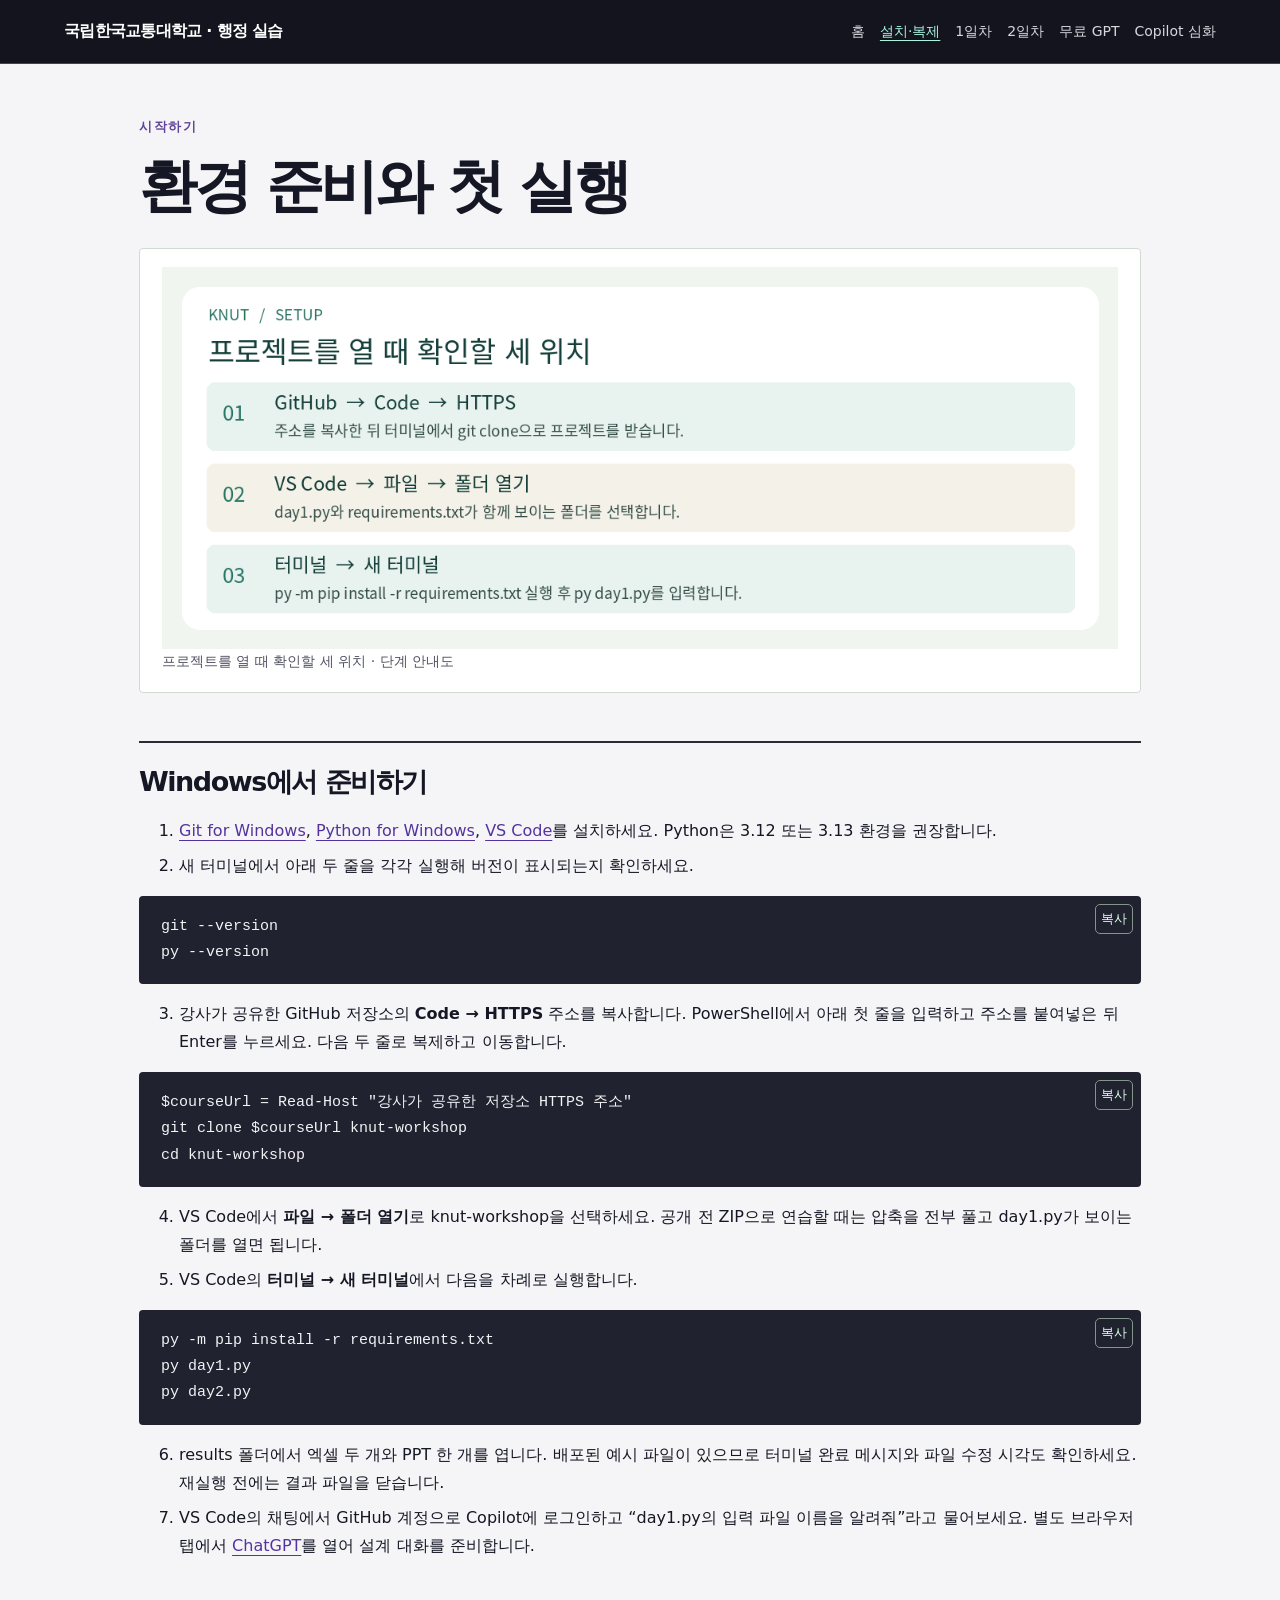
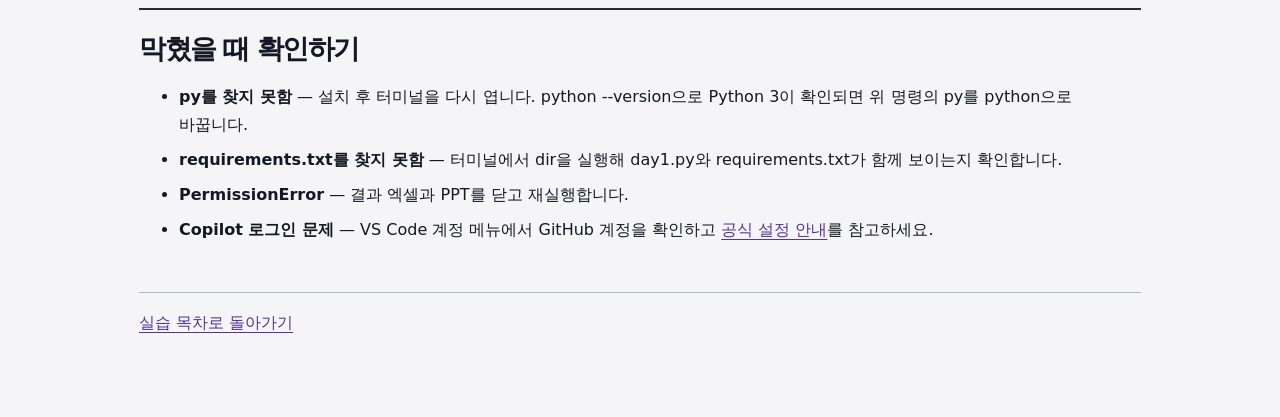
<file: setup.html>
<!doctype html><html lang="ko"><meta charset="utf-8"><meta name="viewport" content="width=device-width,initial-scale=1"><title>환경 준비와 첫 실행 · 교통대 실습</title><link rel="stylesheet" href="assets/manual.css"><link rel="stylesheet" href="assets/studio/theme.css"><header><b>국립한국교통대학교 · 행정 실습</b><nav aria-label="목차"><a href="index.html">홈</a><a href="setup.html" aria-current="page">설치·복제</a><a href="day1.html">1일차</a><a href="day2.html">2일차</a><a href="gpt.html">무료 GPT</a><a href="copilot.html">Copilot 심화</a></nav></header><main><span class="k">시작하기</span><h1>환경 준비와 첫 실행</h1><figure><a href="assets/open-folder.png"><img loading="lazy" src="assets/open-folder.png" alt="프로젝트를 열 때 확인할 세 위치"></a><figcaption>프로젝트를 열 때 확인할 세 위치 · 단계 안내도</figcaption></figure><h2 id="windows에서-준비하기">Windows에서 준비하기</h2>
<ol type="1">
<li><a href="https://git-scm.com/downloads/win">Git for Windows</a>, <a href="https://www.python.org/downloads/windows/">Python for Windows</a>, <a href="https://code.visualstudio.com/download">VS Code</a>를 설치하세요. Python은 3.12 또는 3.13 환경을 권장합니다.</li>
<li>새 터미널에서 아래 두 줄을 각각 실행해 버전이 표시되는지 확인하세요.</li>
</ol>
<pre><code>git --version
py --version</code></pre>
<ol start="3" type="1">
<li>강사가 공유한 GitHub 저장소의 <strong>Code → HTTPS</strong> 주소를 복사합니다. PowerShell에서 아래 첫 줄을 입력하고 주소를 붙여넣은 뒤 Enter를 누르세요. 다음 두 줄로 복제하고 이동합니다.</li>
</ol>
<pre class="powershell"><code>$courseUrl = Read-Host &quot;강사가 공유한 저장소 HTTPS 주소&quot;
git clone $courseUrl knut-workshop
cd knut-workshop</code></pre>
<ol start="4" type="1">
<li>VS Code에서 <strong>파일 → 폴더 열기</strong>로 knut-workshop을 선택하세요. 공개 전 ZIP으로 연습할 때는 압축을 전부 풀고 day1.py가 보이는 폴더를 열면 됩니다.</li>
<li>VS Code의 <strong>터미널 → 새 터미널</strong>에서 다음을 차례로 실행합니다.</li>
</ol>
<pre><code>py -m pip install -r requirements.txt
py day1.py
py day2.py</code></pre>
<ol start="6" type="1">
<li>results 폴더에서 엑셀 두 개와 PPT 한 개를 엽니다. 배포된 예시 파일이 있으므로 터미널 완료 메시지와 파일 수정 시각도 확인하세요. 재실행 전에는 결과 파일을 닫습니다.</li>
<li>VS Code의 채팅에서 GitHub 계정으로 Copilot에 로그인하고 “day1.py의 입력 파일 이름을 알려줘”라고 물어보세요. 별도 브라우저 탭에서 <a href="https://chatgpt.com/">ChatGPT</a>를 열어 설계 대화를 준비합니다.</li>
</ol>
<h2 id="막혔을-때-확인하기">막혔을 때 확인하기</h2>
<ul>
<li><strong>py를 찾지 못함</strong> — 설치 후 터미널을 다시 엽니다. python --version으로 Python 3이 확인되면 위 명령의 py를 python으로 바꿉니다.</li>
<li><strong>requirements.txt를 찾지 못함</strong> — 터미널에서 dir을 실행해 day1.py와 requirements.txt가 함께 보이는지 확인합니다.</li>
<li><strong>PermissionError</strong> — 결과 엑셀과 PPT를 닫고 재실행합니다.</li>
<li><strong>Copilot 로그인 문제</strong> — VS Code 계정 메뉴에서 GitHub 계정을 확인하고 <a href="https://code.visualstudio.com/docs/copilot/setup">공식 설정 안내</a>를 참고하세요.</li>
</ul>
<footer><a href="index.html">실습 목차로 돌아가기</a></footer></main><script src="assets/copy.js"></script></html>
</file>
<file: assets/manual.css>
*{box-sizing:border-box}html{scroll-behavior:smooth}body{margin:0;background:#f5f5ef;color:#143c39;font:16px/1.75 'Malgun Gothic','Noto Sans CJK KR',sans-serif;word-break:keep-all;overflow-wrap:anywhere}header{background:#123d38;color:white;padding:18px max(5vw,24px);display:flex;gap:16px;align-items:center;flex-wrap:wrap}header a{color:white}nav{margin-left:auto;display:flex;flex-wrap:wrap;gap:16px;font-size:14px}a{color:#096c64;text-underline-offset:4px}main{max-width:980px;margin:auto;padding:48px 24px 80px}h1{font-size:clamp(32px,6vw,58px);letter-spacing:-.065em;line-height:1.18;margin:12px 0 28px}h2{margin:48px 0 12px;border-top:2px solid #426b60;padding-top:20px;font-size:27px;line-height:1.4}h3{margin:26px 0 6px}p{margin:10px 0}blockquote,figure,.card,pre{background:white;border:1px solid #d0dad0;border-radius:10px;padding:18px 22px;margin:16px 0}blockquote{border-left:5px solid #d1a138}pre{background:#123d38;color:white;white-space:pre-wrap;overflow-wrap:anywhere;padding-right:72px;position:relative;font-size:15px}button{cursor:pointer;border:1px solid #8ba59d;color:inherit;background:transparent;border-radius:5px;position:absolute;right:8px;top:8px;padding:5px}figure img{max-width:100%;height:auto;display:block}figcaption,small{font-size:14px;color:#52685d}.grid{display:grid;grid-template-columns:repeat(auto-fit,minmax(230px,1fr));gap:12px}.card{margin:0;font-weight:bold;text-decoration:none}.card small{display:block;font-weight:normal}li{margin-bottom:7px}code{font-family:Consolas,monospace}table{border-collapse:collapse}th,td{border-bottom:1px solid #ced8ce;padding:8px}footer{margin-top:48px;border-top:1px solid #afbfb2;padding-top:16px}.k{letter-spacing:.14em;font-size:13px;font-weight:bold}
</file>
<file: assets/studio/theme.css>
:root{--ink:#151724;--mint:#a9f3df;--violet:#7850cf;--line:#c8cbd3;--paper:#f5f5f7}
body{background:var(--paper);color:var(--ink);font-family:"Malgun Gothic",system-ui,sans-serif}
header{background:#13141d;color:#fff;padding:15px max(5vw,20px);border-bottom:1px solid #43444e}
header b{letter-spacing:-.045em}nav{gap:5px 15px}nav a{color:#d7d8dd;text-decoration:none;padding:4px 0}nav a[aria-current],nav a:hover{color:var(--mint);text-decoration:underline}
a{color:#54339f}a:focus-visible,button:focus-visible,select:focus-visible,summary:focus-visible{outline:3px solid #ac7cf7;outline-offset:3px}
main{max-width:1050px}h1,h2,h3{letter-spacing:-.055em}h2{border-color:#292b39}.k,.demo small{font:700 13px/1.6 ui-monospace,monospace;letter-spacing:.12em;color:#61439a}
figure,.card,blockquote,pre{border-radius:4px}blockquote{border-left-color:var(--violet)}pre{color:#f3f3f5;background:#202230;border:0}pre button{color:#deffe8;border-color:#82968c}.card{border:0;border-top:2px solid #55566c;background:#fff;color:var(--ink)}.card:hover{border-color:var(--violet);color:#673dae}.card small,figcaption{color:#525462}
.home{max-width:none;padding:0}.hero{position:relative;isolation:isolate;overflow:hidden;min-height:clamp(465px,41vw,625px);display:flex;align-items:center;background:radial-gradient(ellipse at 78% 57%,#262237,#13141e 63%);color:#f6f6f9}
.weave{position:absolute;inset:0 -4% 0 37%;touch-action:pan-y}.weave canvas{width:100%;height:100%;display:block}
.heroText{pointer-events:none;position:relative;padding:54px 0 56px max(6vw,24px);width:55%}.heroText .k{color:var(--mint);letter-spacing:.15em}.hero h1{font-size:clamp(52px,5.7vw,90px);line-height:1.12;margin:20px 0}.hero em{color:var(--mint);font-style:normal}.hero p{color:#d7d6df}.actions{display:flex;gap:12px;margin-top:25px}.actions a{pointer-events:auto;padding:9px 17px;border:1px solid #858491;border-radius:3px;color:#fff;font-weight:bold;text-decoration:none}.actions a:first-child{color:var(--ink);background:var(--mint);border-color:var(--mint)}.gesture{position:absolute;bottom:20px;right:5vw;font-size:13px;color:#d1ccdc;pointer-events:none}
.content{width:min(1100px,90%);margin:auto;padding:4px 0 80px}.demos{display:grid;grid-template-columns:1fr 1fr;gap:18px}.demo{padding:clamp(16px,2.3vw,30px);background:#fff;border:1px solid var(--line);border-top:3px solid #815dc1;margin:15px 0;min-width:0}.demo[data-lab="1"]{border-top-color:#31877c}.demo h3{font-size:clamp(21px,2.3vw,30px);line-height:1.3;margin:8px 0}.demo p{font-size:16px}.controls{display:flex;flex-wrap:wrap;gap:8px 15px;align-items:end;margin:18px 0}.controls label{font-size:14px;font-weight:700}.controls select{display:block;padding:8px 10px;min-height:44px;background:#f7f7fa;border:1px solid #9398a2;color:var(--ink);font:inherit;border-radius:3px}.result{background:#f1eef8;padding:15px 17px}.demo[data-lab="1"] .result{background:#e8f5f0}.result strong{font-size:30px;letter-spacing:-.06em}.result p{font-size:14px;margin:0}.result ul{padding:0;margin:12px 0 0}.result li{display:flex;justify-content:space-between;gap:10px;border-top:1px solid #ccd3d2;padding:5px 0;margin:0;font-size:14px}.result li b{white-space:nowrap}.content details{margin:24px 0}.content summary{cursor:pointer}
@media(max-width:760px){header{gap:5px}nav{width:100%;margin:0;gap:1px 13px}nav a{padding:5px 0}.hero{display:flex;flex-direction:column;align-items:stretch;min-height:0}.heroText{width:100%;padding:28px 6vw 5px}.hero h1{font-size:clamp(42px,10.8vw,69px);margin:12px 0}.hero p{margin:7px 0}.actions{margin-top:16px}.weave{position:relative;inset:auto;order:2;height:clamp(165px,46vw,275px)}.gesture{z-index:1;bottom:6px}.demos{grid-template-columns:1fr;gap:0}.demo{margin:8px 0}.content{width:90%}main:not(.home){padding:26px 5vw 56px}h2{font-size:24px;margin-top:32px}}
@media(prefers-reduced-motion:reduce){html{scroll-behavior:auto}}
</file>
